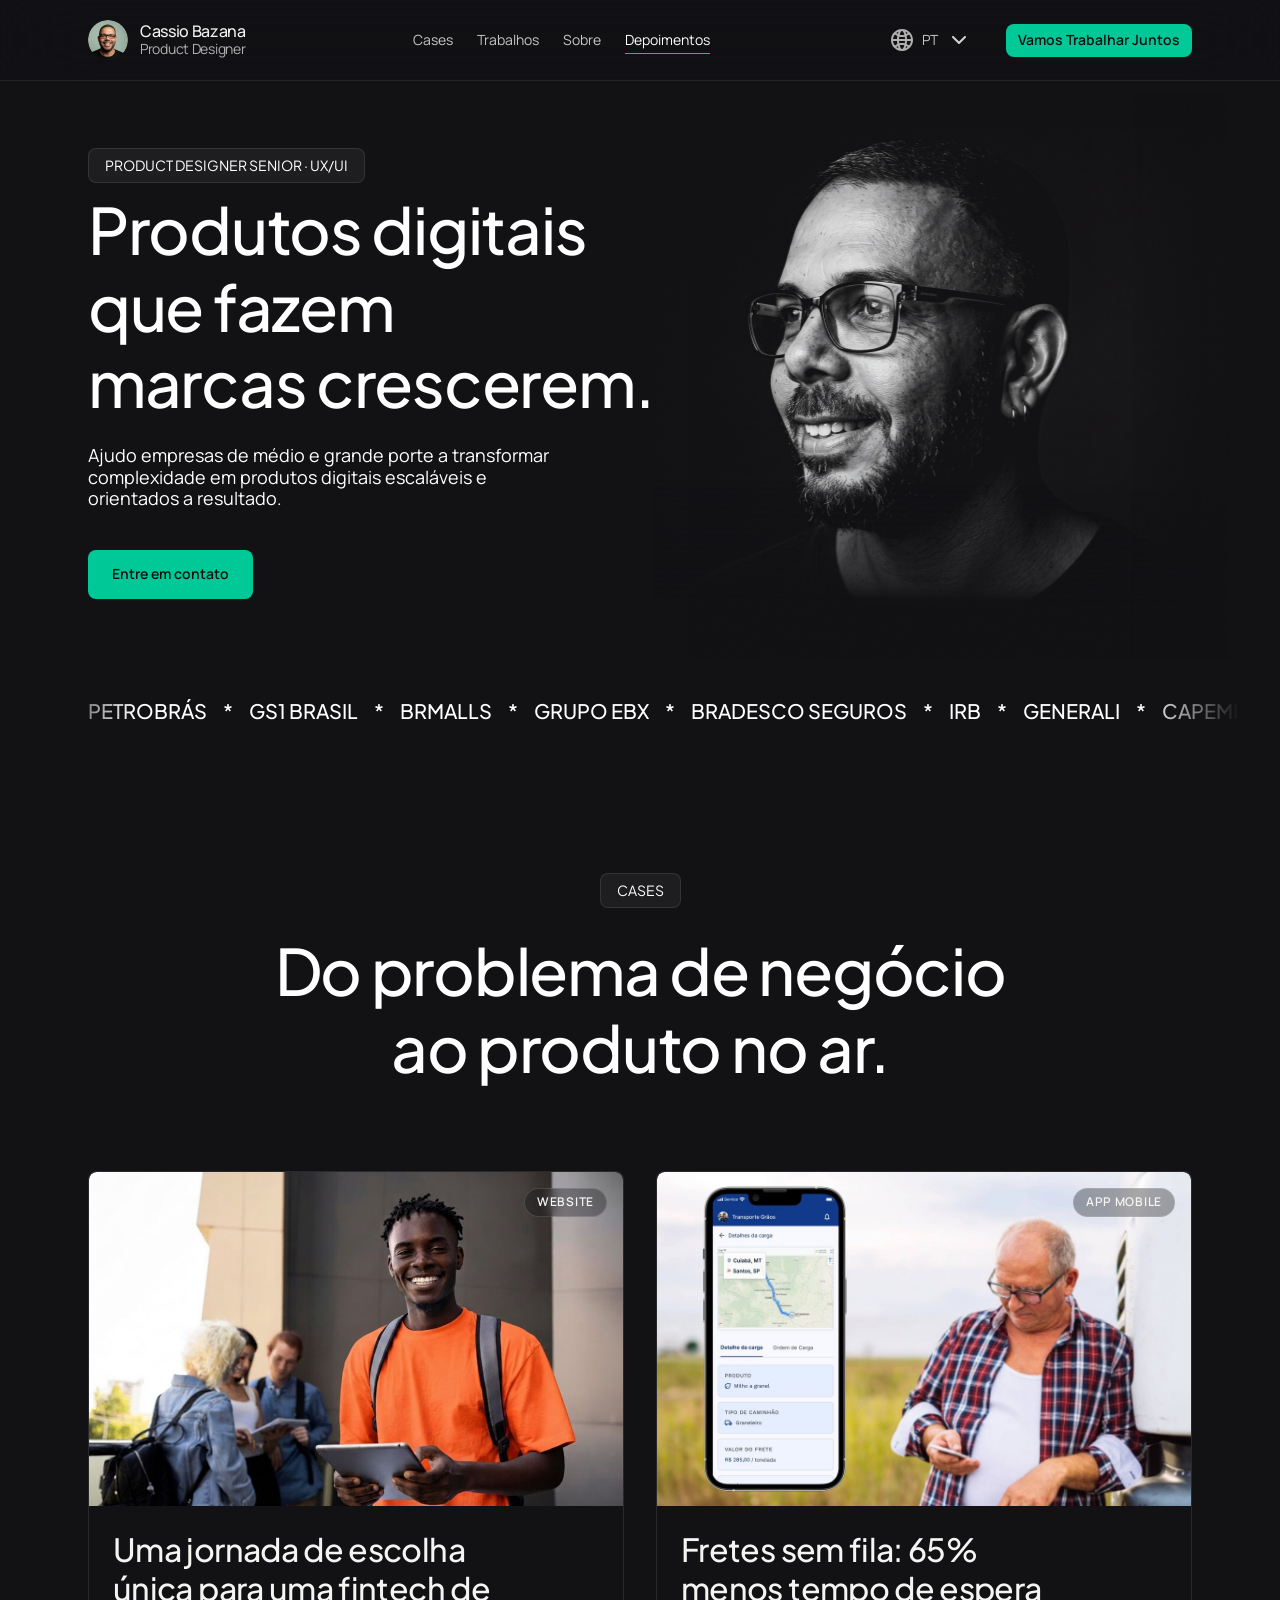
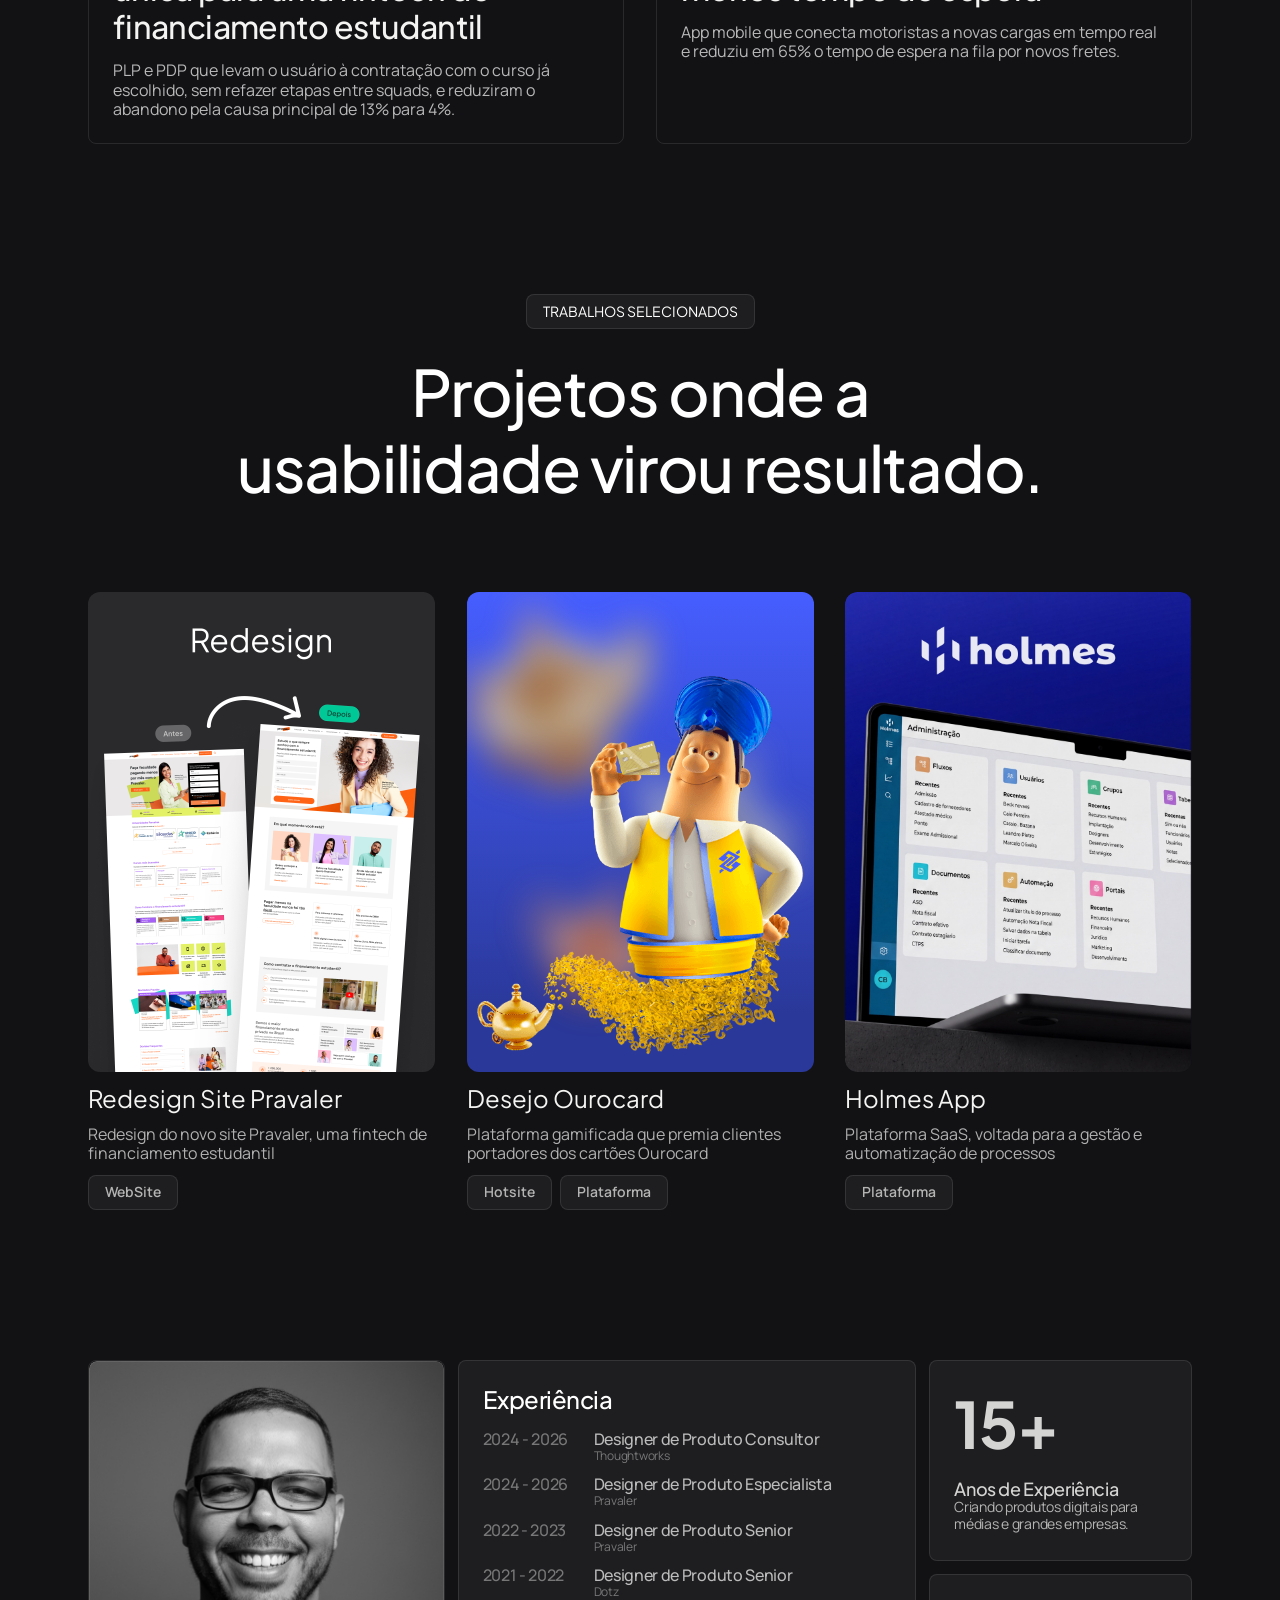
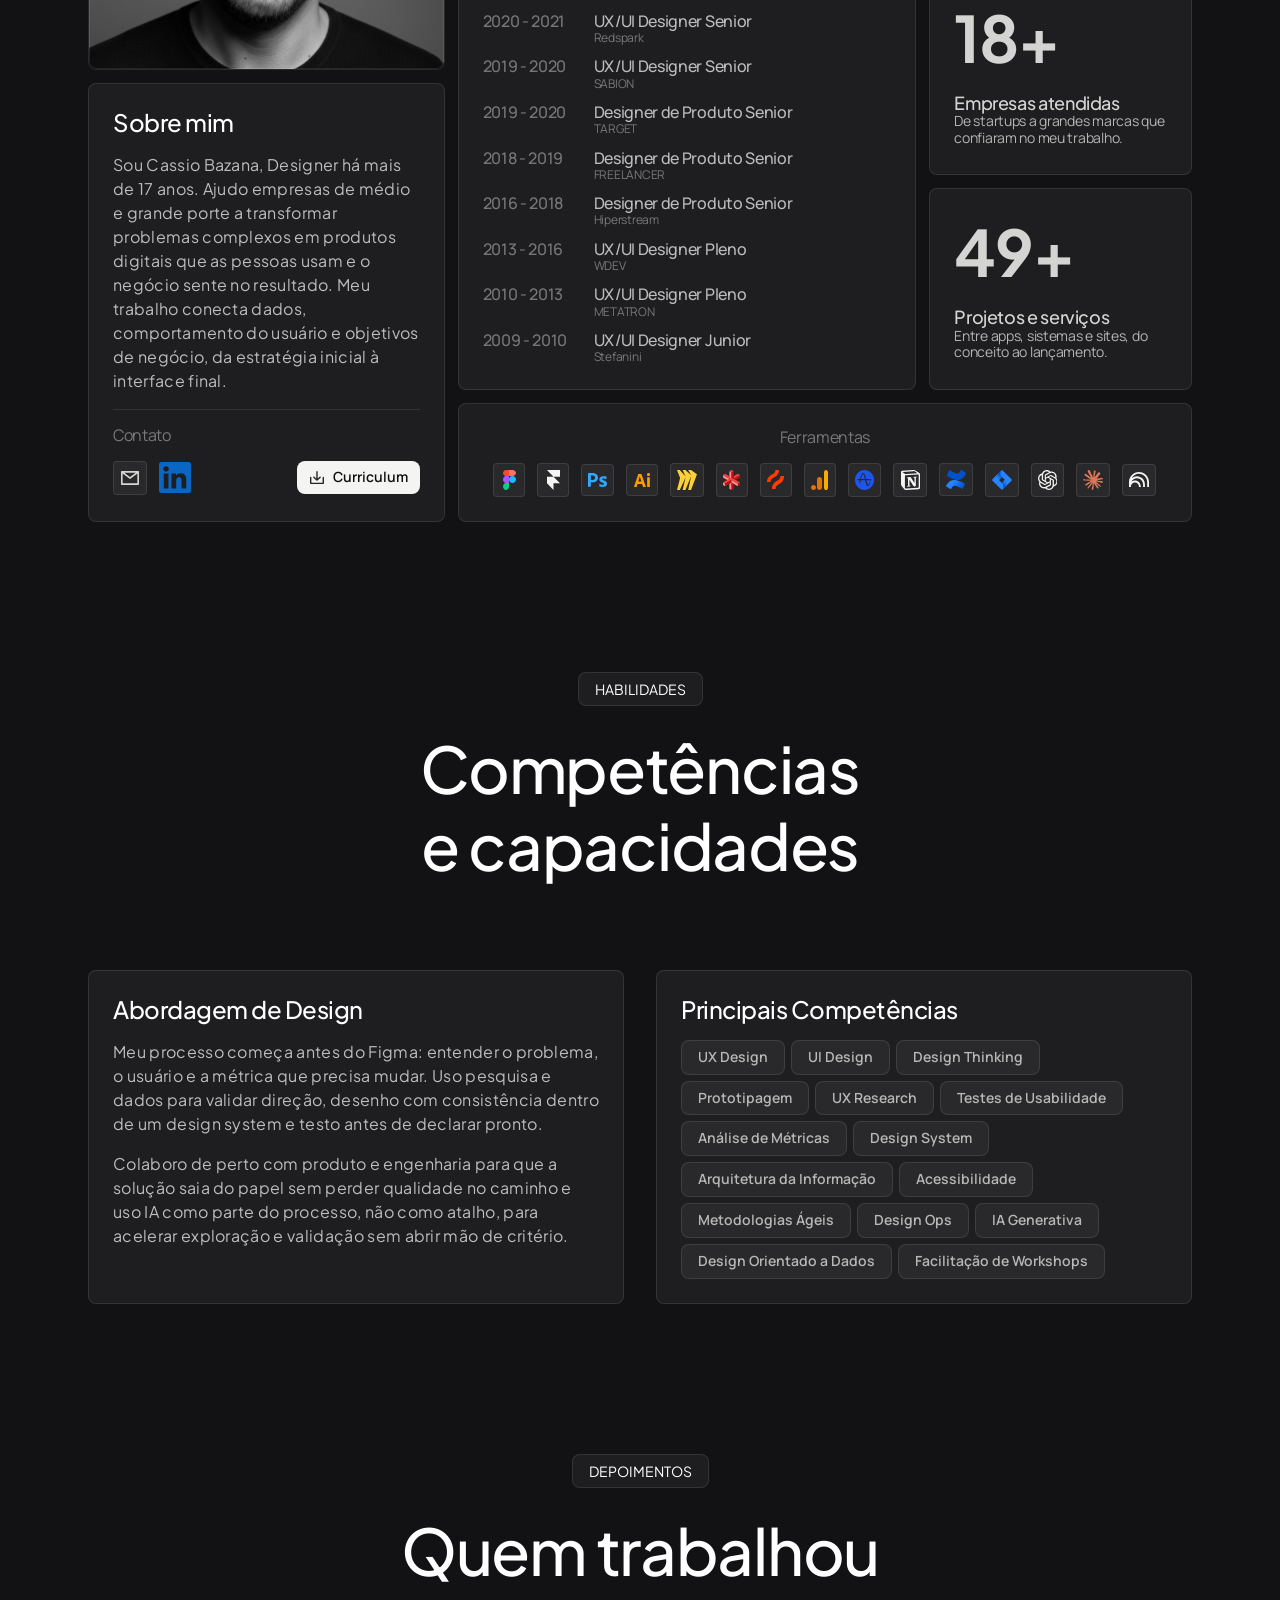
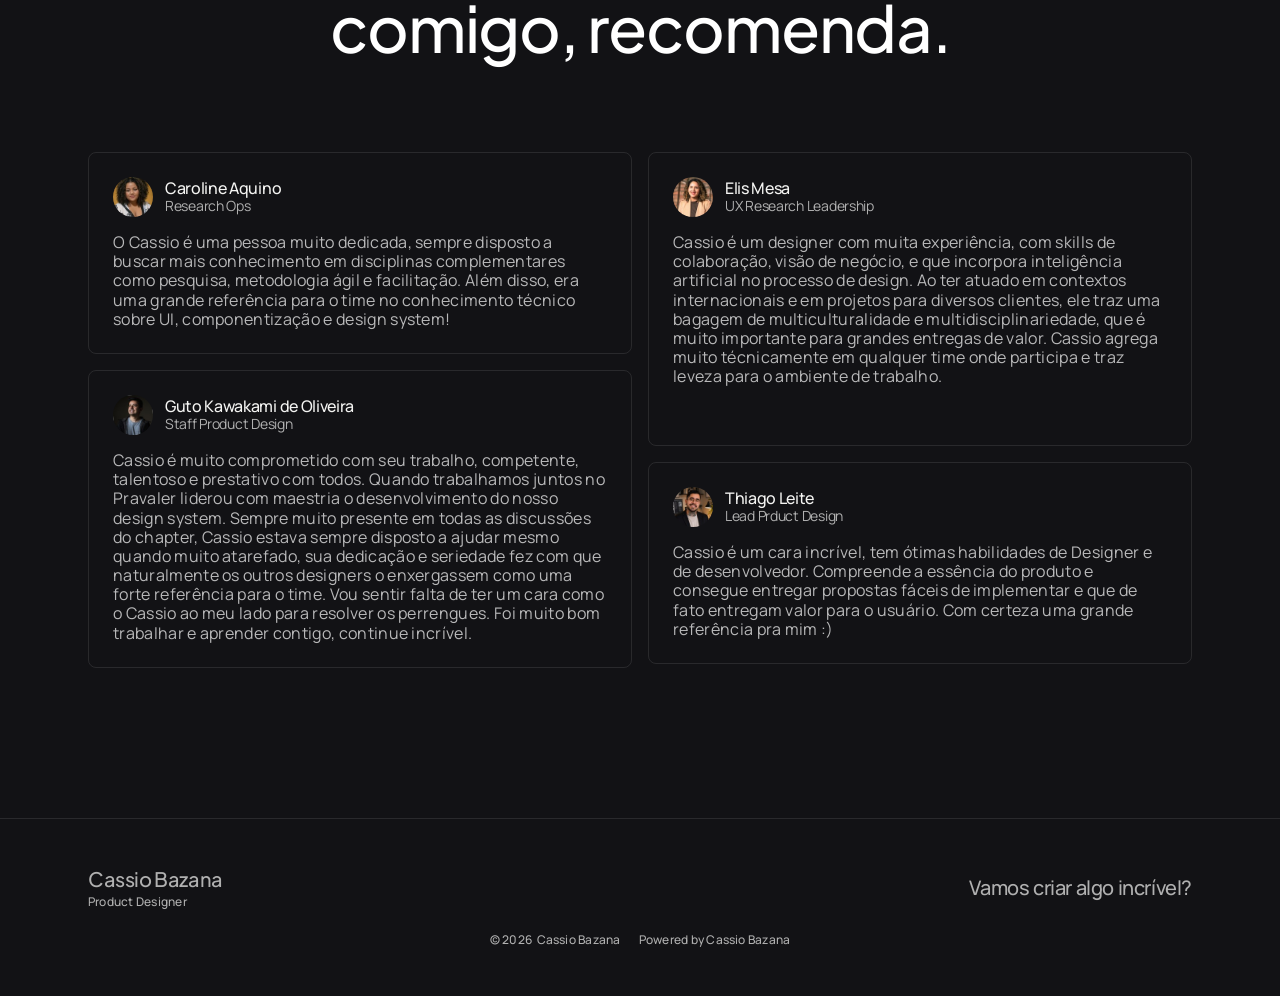
<file: index.html>
<!DOCTYPE html>
<html lang="pt-BR">
<head>
  <meta charset="UTF-8">
  <meta name="viewport" content="width=device-width, initial-scale=1.0">
  <title>Cassio Bazana — Product Designer</title>
  <meta name="description" content="Product Designer Senior · UX/UI. Ajudo empresas de médio e grande porte a transformar complexidade em produtos digitais escaláveis e orientados a resultado.">
  <meta property="og:type" content="website">
  <meta property="og:url" content="https://cassiobazana-portfolio.vercel.app/">
  <meta property="og:title" content="Cassio Bazana — Product Designer Sênior · UX/UI">
  <meta property="og:description" content="Ajudo empresas de médio e grande porte a transformar complexidade em produtos digitais escaláveis e orientados a resultado.">
  <meta property="og:image" content="https://cassiobazana-portfolio.vercel.app/assets/og-cover.jpg">
  <meta property="og:image:width" content="1200">
  <meta property="og:image:height" content="630">
  <meta name="twitter:card" content="summary_large_image">
  <meta name="twitter:title" content="Cassio Bazana — Product Designer Sênior · UX/UI">
  <meta name="twitter:description" content="Ajudo empresas de médio e grande porte a transformar complexidade em produtos digitais escaláveis e orientados a resultado.">
  <meta name="twitter:image" content="https://cassiobazana-portfolio.vercel.app/assets/og-cover.jpg">
  <link rel="preconnect" href="https://fonts.googleapis.com">
  <link rel="preconnect" href="https://fonts.gstatic.com" crossorigin>
  <link href="https://fonts.googleapis.com/css2?family=Manrope:wght@400;500;600;700&family=Plus+Jakarta+Sans:wght@400;500;600;700&display=swap" rel="stylesheet">
  <link rel="stylesheet" href="css/styles.css">
  <link rel="icon" type="image/png" href="assets/logo-avatar.png">
</head>
<body>

  <!-- ============ HEADER ============ -->
  <header class="site-header" id="site-header">
    <div class="header-inner">
      <a href="index.html" class="brand">
        <img class="brand-avatar" src="assets/logo-avatar.png" alt="Cassio Bazana" width="40" height="40">
        <span class="brand-text">
          <span class="brand-name">Cassio Bazana</span>
          <span class="brand-role">Product Designer</span>
        </span>
      </a>

      <nav class="main-nav" id="main-nav" aria-label="Navegação principal">
        <a class="nav-link" href="#cases">Cases</a>
        <a class="nav-link" href="#trabalhos">Trabalhos</a>
        <a class="nav-link" href="#sobre">Sobre</a>
        <a class="nav-link" href="#depoimentos">Depoimentos</a>
      </nav>

      <div class="header-actions">
        <div class="lang-wrap">
          <button class="lang-switch" id="lang-switch" type="button" aria-label="Idioma" aria-haspopup="listbox" aria-expanded="false">
            <span class="lang-icon icon-box" style="--w:24px;--h:24px;">
              <i class="ip" style="inset:4.17%;"><img src="assets/icon-earth.svg" alt=""></i>
            </span>
            <span class="lang-label" id="lang-label">PT</span>
            <span class="lang-chevron icon-box" style="--w:24px;--h:24px;">
              <i class="ip" style="inset:33.33% 18.75% 33.33% 22.92%;"><img src="assets/icon-chevron.svg" alt=""></i>
            </span>
          </button>
          <div class="lang-menu" id="lang-menu" role="listbox" aria-label="Idioma">
            <button class="lang-option" type="button" role="option" data-lang="pt">PT</button>
            <button class="lang-option" type="button" role="option" data-lang="en">ENG</button>
          </div>
        </div>
        <a class="btn btn-accent btn-sm" href="mailto:cbazana@gmail.com">Vamos Trabalhar Juntos</a>
        <button class="nav-toggle" id="nav-toggle" type="button" aria-label="Abrir menu" aria-expanded="false">
          <span></span><span></span><span></span>
        </button>
      </div>
    </div>
  </header>

  <!-- ============ HERO ============ -->
  <section class="hero">
    <div class="hero-media" aria-hidden="true">
      <img src="assets/hero.png" alt="">
    </div>
    <div class="hero-content container">
      <span class="badge reveal">PRODUCT DESIGNER SENIOR · UX/UI</span>
      <h1 class="hero-title reveal" data-reveal-delay="80">Produtos digitais que fazem<br>marcas crescerem.</h1>
      <p class="hero-lead reveal" data-reveal-delay="160">Ajudo empresas de médio e grande porte a transformar complexidade em produtos digitais escaláveis e orientados a resultado.</p>
      <a class="btn btn-accent reveal" data-reveal-delay="240" href="mailto:cbazana@gmail.com">Entre em contato</a>
    </div>
  </section>

  <!-- ============ CLIENTES / MARQUEE ============ -->
  <div class="marquee" aria-label="Empresas atendidas">
    <div class="marquee-track">
      <div class="marquee-group">
        <span>PETROBRÁS</span><span class="marquee-sep" aria-hidden="true">*</span><span>GS1 BRASIL</span><span class="marquee-sep" aria-hidden="true">*</span><span>BRMALLS</span><span class="marquee-sep" aria-hidden="true">*</span><span>GRUPO EBX</span><span class="marquee-sep" aria-hidden="true">*</span>
        <span>BRADESCO SEGUROS</span><span class="marquee-sep" aria-hidden="true">*</span><span>IRB</span><span class="marquee-sep" aria-hidden="true">*</span><span>GENERALI</span><span class="marquee-sep" aria-hidden="true">*</span><span>CAPEMISA</span><span class="marquee-sep" aria-hidden="true">*</span>
        <span>BUNGE</span><span class="marquee-sep" aria-hidden="true">*</span><span>HOLMES</span><span class="marquee-sep" aria-hidden="true">*</span><span>BANCO DO BRASIL</span><span class="marquee-sep" aria-hidden="true">*</span><span>PRAVALER</span><span class="marquee-sep" aria-hidden="true">*</span>
        <span>LATAM AIRLINES</span><span class="marquee-sep" aria-hidden="true">*</span><span>LATAM PASS</span><span class="marquee-sep" aria-hidden="true">*</span><span>V3RSO</span><span class="marquee-sep" aria-hidden="true">*</span><span>GRUPO COMOLATTI</span><span class="marquee-sep" aria-hidden="true">*</span>
        <span>THOUGHTWORKS</span>
      </div>
      <div class="marquee-group" aria-hidden="true">
        <span>PETROBRÁS</span><span class="marquee-sep">*</span><span>GS1 BRASIL</span><span class="marquee-sep">*</span><span>BRMALLS</span><span class="marquee-sep">*</span><span>GRUPO EBX</span><span class="marquee-sep">*</span>
        <span>BRADESCO SEGUROS</span><span class="marquee-sep">*</span><span>IRB</span><span class="marquee-sep">*</span><span>GENERALI</span><span class="marquee-sep">*</span><span>CAPEMISA</span><span class="marquee-sep">*</span>
        <span>BUNGE</span><span class="marquee-sep">*</span><span>HOLMES</span><span class="marquee-sep">*</span><span>BANCO DO BRASIL</span><span class="marquee-sep">*</span><span>PRAVALER</span><span class="marquee-sep">*</span>
        <span>LATAM AIRLINES</span><span class="marquee-sep">*</span><span>LATAM PASS</span><span class="marquee-sep">*</span><span>V3RSO</span><span class="marquee-sep">*</span><span>GRUPO COMOLATTI</span><span class="marquee-sep">*</span>
        <span>THOUGHTWORKS</span>
      </div>
    </div>
  </div>

  <!-- ============ CASES ============ -->
  <section class="section" id="cases">
    <div class="container">
      <div class="section-head reveal">
        <span class="badge">CASES</span>
        <h2 class="section-title">Do problema de negócio ao produto no ar.</h2>
      </div>

      <div class="case-list">
        <a class="case-card reveal" href="financiamento-estudantil.html">
          <div class="case-media">
            <img src="assets/financiamento-estudantil/thumb.jpg" alt="PLP e PDP de uma fintech de financiamento estudantil">
            <span class="case-category">Website</span>
          </div>
          <div class="case-body">
            <h3 class="case-title">Uma jornada de escolha única para uma fintech de financiamento estudantil</h3>
            <p class="case-desc">PLP e PDP que levam o usuário à contratação com o curso já escolhido, sem refazer etapas entre squads, e reduziram o abandono pela causa principal de 13% para 4%.</p>
          </div>
        </a>

        <a class="case-card reveal" href="fretes-sem-fila.html">
          <div class="case-media">
            <img src="assets/frete-carga/thumb.jpg" width="1200" height="712" loading="lazy" alt="Prévia das telas do app Fretes sem fila">
            <span class="case-category">App Mobile</span>
          </div>
          <div class="case-body">
            <h3 class="case-title">Fretes sem fila: 65% menos tempo de espera</h3>
            <p class="case-desc">App mobile que conecta motoristas a novas cargas em tempo real e reduziu em 65% o tempo de espera na fila por novos fretes.</p>
          </div>
        </a>
      </div>
    </div>
  </section>

  <!-- ============ TRABALHOS SELECIONADOS ============ -->
  <section class="section" id="trabalhos">
    <div class="container">
      <div class="section-head reveal">
        <span class="badge">TRABALHOS SELECIONADOS</span>
        <h2 class="section-title">Projetos onde a usabilidade virou resultado.</h2>
      </div>

      <div class="work-grid">
        <!-- OCULTO a pedido
        <article class="work-card reveal">
          <div class="work-media"><div class="work-ph">em breve</div></div>
          <h3 class="work-title">Super App ecommerce</h3>
          <p class="work-desc">Criação de um MVP de Super App ecommerce para uma empresa automotiva</p>
          <div class="tag-row">
            <span class="chip">APP</span>
            <span class="chip">Case</span>
          </div>
        </article>
        -->


        <a class="work-card reveal" href="redesign-pravaler.html" data-reveal-delay="80">
          <div class="work-media"><img src="assets/project-pravaler.png" alt="Redesign do site Pravaler"></div>
          <h3 class="work-title">Redesign Site Pravaler</h3>
          <p class="work-desc">Redesign do novo site Pravaler, uma fintech de financiamento estudantil</p>
          <div class="tag-row">
            <span class="chip">WebSite</span>
          </div>
        </a>

        <!-- OCULTO a pedido
        <a class="work-card reveal" href="jogo-pra-vida.html" data-reveal-delay="160">
          <div class="work-media"><img src="assets/project-jogopravida.png" alt="Plataforma Jogo pra Vida"></div>
          <h3 class="work-title">Jogo pra Vida</h3>
          <p class="work-desc">Plataforma gamificada que premia todos os clientes que possuem conta no BB</p>
          <div class="tag-row">
            <span class="chip">Hotsite</span>
            <span class="chip">Plataforma</span>
          </div>
        </a>
        -->

        <!-- OCULTO a pedido
        <article class="work-card reveal">
          <div class="work-media"><div class="work-ph">em breve</div></div>
          <h3 class="work-title">CodeMalta Site</h3>
          <p class="work-desc">Criação do site de transformação digital empresa CodeMalta</p>
          <div class="tag-row">
            <span class="chip">Website</span>
          </div>
        </article>
        -->

        <a class="work-card reveal" href="desejo-ourocard.html" data-reveal-delay="80">
          <div class="work-media work-media-ourocard">
            <img class="ourocard-lamps" src="assets/lampadas.png" alt="" aria-hidden="true">
            <img class="ourocard-genio" src="assets/genio-invertido.png" alt="Ilustração do gênio da campanha Desejo Ourocard">
          </div>
          <h3 class="work-title">Desejo Ourocard</h3>
          <p class="work-desc">Plataforma gamificada que premia clientes portadores dos cartões Ourocard</p>
          <div class="tag-row">
            <span class="chip">Hotsite</span>
            <span class="chip">Plataforma</span>
          </div>
        </a>

        <a class="work-card reveal" href="holmes.html" data-reveal-delay="160">
          <div class="work-media"><img src="assets/project-holmes.jpg" alt="Painel de administração do Holmes App"></div>
          <h3 class="work-title">Holmes App</h3>
          <p class="work-desc">Plataforma SaaS, voltada para a gestão e automatização de processos</p>
          <div class="tag-row">
            <span class="chip">Plataforma</span>
          </div>
        </a>
      </div>
    </div>
  </section>

  <!-- ============ SOBRE / BENTO ============ -->
  <section class="section" id="sobre">
    <div class="container">
      <div class="bento">
        <div class="bento-card bento-photo reveal">
          <img src="assets/sobre-photo.png" alt="Retrato de Cassio Bazana">
        </div>

        <div class="bento-card bento-exp reveal" data-reveal-delay="80">
          <h3 class="card-heading">Experiência</h3>
          <ul class="exp-list">
            <li class="exp-item"><span class="exp-years">2024 - 2026</span><span class="exp-info"><span class="exp-role">Designer de Produto Consultor</span><span class="exp-company">Thoughtworks</span></span></li>
            <li class="exp-item"><span class="exp-years">2024 - 2026</span><span class="exp-info"><span class="exp-role">Designer de Produto Especialista</span><span class="exp-company">Pravaler</span></span></li>
            <li class="exp-item"><span class="exp-years">2022 - 2023</span><span class="exp-info"><span class="exp-role">Designer de Produto Senior</span><span class="exp-company">Pravaler</span></span></li>
            <li class="exp-item"><span class="exp-years">2021 - 2022</span><span class="exp-info"><span class="exp-role">Designer de Produto Senior</span><span class="exp-company">Dotz</span></span></li>
            <li class="exp-item"><span class="exp-years">2020 - 2021</span><span class="exp-info"><span class="exp-role">UX/UI Designer Senior</span><span class="exp-company">Redspark</span></span></li>
            <li class="exp-item"><span class="exp-years">2019 - 2020</span><span class="exp-info"><span class="exp-role">UX/UI Designer Senior</span><span class="exp-company">SABION</span></span></li>
            <li class="exp-item"><span class="exp-years">2019 - 2020</span><span class="exp-info"><span class="exp-role">Designer de Produto Senior</span><span class="exp-company">TARGET</span></span></li>
            <li class="exp-item"><span class="exp-years">2018 - 2019</span><span class="exp-info"><span class="exp-role">Designer de Produto Senior</span><span class="exp-company">FREELANCER</span></span></li>
            <li class="exp-item"><span class="exp-years">2016 - 2018</span><span class="exp-info"><span class="exp-role">Designer de Produto Senior</span><span class="exp-company">Hiperstream</span></span></li>
            <li class="exp-item"><span class="exp-years">2013 - 2016</span><span class="exp-info"><span class="exp-role">UX/UI Designer Pleno</span><span class="exp-company">WDEV</span></span></li>
            <li class="exp-item"><span class="exp-years">2010 - 2013</span><span class="exp-info"><span class="exp-role">UX/UI Designer Pleno</span><span class="exp-company">METATRON</span></span></li>
            <li class="exp-item"><span class="exp-years">2009 - 2010</span><span class="exp-info"><span class="exp-role">UX/UI Designer Junior</span><span class="exp-company">Stefanini</span></span></li>
          </ul>
        </div>

        <div class="bento-stats">
          <div class="bento-card stat-card reveal" data-reveal-delay="120">
            <p class="stat-number" data-count="17">17+</p>
            <div class="stat-text">
              <p class="stat-title">Anos de Experiência</p>
              <p class="stat-desc">Criando produtos digitais para médias e grandes empresas.</p>
            </div>
          </div>
          <div class="bento-card stat-card reveal" data-reveal-delay="200">
            <p class="stat-number" data-count="20">20+</p>
            <div class="stat-text">
              <p class="stat-title">Empresas atendidas</p>
              <p class="stat-desc">De startups a grandes marcas que confiaram no meu trabalho.</p>
            </div>
          </div>
          <div class="bento-card stat-card reveal" data-reveal-delay="280">
            <p class="stat-number" data-count="55">55+</p>
            <div class="stat-text">
              <p class="stat-title">Projetos e serviços</p>
              <p class="stat-desc">Entre apps, sistemas e sites, do conceito ao lançamento.</p>
            </div>
          </div>
        </div>

        <div class="bento-card bento-about reveal">
          <h3 class="card-heading">Sobre mim</h3>
          <p class="about-text">Sou Cassio Bazana, Designer há mais de 17 anos. Ajudo empresas de médio e grande porte a transformar problemas complexos em produtos digitais que as pessoas usam e o negócio sente no resultado. Meu trabalho conecta dados, comportamento do usuário e objetivos de negócio, da estratégia inicial à interface final.</p>
          <hr class="hairline">
          <p class="card-label">Contato</p>
          <div class="contact-row">
            <div class="contact-icons">
              <a class="icon-tile" id="email-copy" href="mailto:cbazana@gmail.com" data-email="cbazana@gmail.com" aria-label="Copiar e-mail">
                <span class="icon-box" style="--w:20px;--h:20px;">
                  <i class="ip" style="inset:14.58% 4.17%;"><img src="assets/icon-mail.svg" alt=""></i>
                </span>
                <span class="copy-tip">E-mail copiado!</span>
              </a>
              <a class="linkedin-link" href="https://www.linkedin.com/in/cassiobazana" target="_blank" rel="noopener" aria-label="Perfil no LinkedIn">
                <span class="icon-box" style="--w:32px;--h:31.5px;">
                  <i class="ip" style="inset:0 0.5% 0.33% 1.33%;"><img src="assets/icon-linkedin.svg" alt=""></i>
                </span>
              </a>
            </div>
            <a class="btn btn-light btn-sm" id="cv-link" href="assets/cv/cv-cassio-bazana.pdf" target="_blank" rel="noopener" data-href-pt="assets/cv/cv-cassio-bazana.pdf" data-href-en="assets/cv/resume-cassio-bazana.pdf">
              <span class="icon-box" style="--w:16px;--h:16px;">
                <i class="ip" style="inset:8.33%;"><img src="assets/icon-download.svg" alt=""></i>
              </span>
              Curriculum
            </a>
          </div>
        </div>

        <div class="bento-card bento-tools reveal" data-reveal-delay="120">
          <p class="card-label">Ferramentas</p>
          <div class="tools-row">
            <span class="icon-tile" title="Figma">
              <span class="icon-box" style="--w:13.33px;--h:20px;">
                <i class="ip" style="inset:33.33% 0 33.33% 50%;"><img src="assets/figma-v1.svg" alt=""></i>
                <i class="ip" style="inset:66.67% 50% 0 0;"><img src="assets/figma-v2.svg" alt=""></i>
                <i class="ip" style="inset:0 0 66.67% 50%;"><img src="assets/figma-v3.svg" alt=""></i>
                <i class="ip" style="inset:0 50% 66.67% 0;"><img src="assets/figma-v4.svg" alt=""></i>
                <i class="ip" style="inset:33.33% 50% 33.33% 0;"><img src="assets/figma-v5.svg" alt=""></i>
              </span>
            </span>
            <span class="icon-tile" title="Framer">
              <span class="icon-box" style="--w:13.33px;--h:20px;">
                <i class="ip" style="inset:0;"><img src="assets/framer-logo.svg" alt=""></i>
              </span>
            </span>
            <span class="icon-tile" title="Photoshop">
              <span class="icon-box" style="--w:18.7px;--h:14px;">
                <i class="ip" style="inset:0;"><img src="assets/ps-glyph.svg" alt=""></i>
              </span>
            </span>
            <span class="icon-tile" title="Illustrator">
              <span class="icon-box" style="--w:16.4px;--h:14px;">
                <i class="ip" style="inset:0;"><img src="assets/ai-glyph.svg" alt=""></i>
              </span>
            </span>
            <span class="icon-tile" title="Miro">
              <span class="icon-box" style="--w:20px;--h:20px;">
                <i class="ip" style="inset:0;"><img src="assets/miro-logo.svg" alt=""></i>
              </span>
            </span>
            <span class="icon-tile" title="Lucidspark">
              <span class="icon-box" style="--w:17.07px;--h:20px;">
                <i class="ip" style="inset:0;"><img src="assets/lucidspark.svg" alt=""></i>
              </span>
            </span>
            <span class="icon-tile" title="Hotjar">
              <span class="icon-box" style="--w:17.9px;--h:20px;">
                <i class="ip" style="inset:0.14% 31.38% 37.7% 0;"><img src="assets/hotjar-v1.svg" alt=""></i>
                <i class="ip" style="inset:33.61% 4.66% 4.23% 26.72%;"><img src="assets/hotjar-v2.svg" alt=""></i>
              </span>
            </span>
            <span class="icon-tile" title="Google Analytics">
              <span class="icon-box" style="--w:17.37px;--h:20px;">
                <i class="ip" style="inset:0 0.61% 0.06% 71.93%;"><img src="assets/ga-v1.svg" alt=""></i>
                <i class="ip" style="inset:38.05% 36.57% 0.06% 35.96%;"><img src="assets/ga-v2.svg" alt=""></i>
                <i class="ip" style="inset:76.09% 72.54% 0.06% 0;"><img src="assets/ga-v3.svg" alt=""></i>
              </span>
            </span>
            <span class="icon-tile" title="Amplitude">
              <span class="icon-box" style="--w:19.2px;--h:20px;">
                <i class="ip" style="inset:21.8% 48.6% 55.26% 32.92%;"><img src="assets/amplitude-v1.svg" alt=""></i>
                <i class="ip" style="inset:0 0.58% 0.69% 0;"><img src="assets/amplitude-v2.svg" alt=""></i>
              </span>
            </span>
            <span class="icon-tile" title="Notion">
              <span class="icon-box" style="--w:20px;--h:20px;">
                <i class="ip" style="inset:0.35% 2.28% 0.16% 2.28%;"><img src="assets/notion.svg" alt=""></i>
              </span>
            </span>
            <span class="icon-tile" title="Confluence">
              <span class="icon-box" style="--w:20px;--h:19.06px;">
                <i class="ip" style="inset:50.27% 4.38% 0.3% 1.49%;"><img src="assets/confluence-v1.svg" alt=""></i>
                <i class="ip" style="inset:0.7% 0.31% 49.8% 5.49%;"><img src="assets/confluence-v2.svg" alt=""></i>
              </span>
            </span>
            <span class="icon-tile" title="Jira">
              <span class="icon-box" style="--w:19.55px;--h:20px;">
                <i class="ip" style="inset:0.04% 0.37% 0.04% 0.74%;"><img src="assets/jira-v1.svg" alt=""></i>
                <i class="ip" style="inset:0.16% 49.82% 49.93% 17%;"><img src="assets/jira-v2.svg" alt=""></i>
                <i class="ip" style="inset:49.96% 16.66% 0.04% 50.18%;"><img src="assets/jira-v3.svg" alt=""></i>
              </span>
            </span>
            <span class="icon-tile" title="OpenAI">
              <span class="icon-box icon-clip" style="--w:19.86px;--h:20px;">
                <i class="ip" style="inset:0 -309.22% 0 0;"><img src="assets/openai.svg" alt=""></i>
              </span>
            </span>
            <span class="icon-tile" title="Claude">
              <span class="icon-box" style="--w:20px;--h:20px;">
                <i class="ip" style="inset:0;"><img src="assets/symbol-ai.svg" alt=""></i>
              </span>
            </span>
            <span class="icon-tile" title="NotebookLM">
              <span class="icon-box" style="--w:20px;--h:15px;">
                <i class="ip" style="inset:0.85% 1.86% 3.2% 0;"><img src="assets/notebooklm.svg" alt=""></i>
              </span>
            </span>
          </div>
        </div>
      </div>
    </div>
  </section>

  <!-- ============ HABILIDADES ============ -->
  <section class="section" id="habilidades">
    <div class="container">
      <div class="section-head reveal">
        <span class="badge">HABILIDADES</span>
        <h2 class="section-title">Competências e capacidades</h2>
      </div>

      <div class="skills-grid">
        <div class="bento-card skills-card reveal">
          <h3 class="card-heading">Abordagem de Design</h3>
          <p class="about-text">Meu processo começa antes do Figma: entender o problema, o usuário e a métrica que precisa mudar. Uso pesquisa e dados para validar direção, desenho com consistência dentro de um design system e testo antes de declarar pronto.</p>
          <p class="about-text">Colaboro de perto com produto e engenharia para que a solução saia do papel sem perder qualidade no caminho e uso IA como parte do processo, não como atalho, para acelerar exploração e validação sem abrir mão de critério.</p>
        </div>

        <div class="bento-card skills-card reveal" data-reveal-delay="80">
          <h3 class="card-heading">Principais Competências</h3>
          <div class="tag-row skills-chips">
            <span class="chip">UX Design</span>
            <span class="chip">UI Design</span>
            <span class="chip">Design Thinking</span>
            <span class="chip">Prototipagem</span>
            <span class="chip">UX Research</span>
            <span class="chip">Testes de Usabilidade</span>
            <span class="chip">Análise de Métricas</span>
            <span class="chip">Design System</span>
            <span class="chip">Arquitetura da Informação</span>
            <span class="chip">Acessibilidade</span>
            <span class="chip">Metodologias Ágeis</span>
            <span class="chip">Design Ops</span>
            <span class="chip">IA Generativa</span>
            <span class="chip">Design Orientado a Dados</span>
            <span class="chip">Facilitação de Workshops</span>
          </div>
        </div>
      </div>
    </div>
  </section>

  <!-- ============ DEPOIMENTOS ============ -->
  <section class="section" id="depoimentos">
    <div class="container">
      <div class="section-head reveal">
        <span class="badge">DEPOIMENTOS</span>
        <h2 class="section-title">Quem trabalhou comigo, recomenda.</h2>
      </div>

      <div class="testimonials">
        <div class="testimonial-col">
          <article class="testimonial-card t-short reveal">
            <div class="testimonial-author">
              <img class="testimonial-avatar" src="assets/avatar-caroline.png" alt="Caroline Aquino">
              <div class="testimonial-id">
                <p class="testimonial-name">Caroline Aquino</p>
                <p class="testimonial-role">Research Ops</p>
              </div>
            </div>
            <p class="testimonial-text">O Cassio é uma pessoa muito dedicada, sempre disposto a buscar mais conhecimento em disciplinas complementares como pesquisa, metodologia ágil e facilitação. Além disso, era uma grande referência para o time no conhecimento técnico sobre UI, componentização e design system!</p>
          </article>

          <article class="testimonial-card t-tall reveal" data-reveal-delay="80">
            <div class="testimonial-author">
              <img class="testimonial-avatar" src="assets/avatar-guto.png" alt="Guto Kawakami de Oliveira">
              <div class="testimonial-id">
                <p class="testimonial-name">Guto Kawakami de Oliveira</p>
                <p class="testimonial-role">Staff Product Design</p>
              </div>
            </div>
            <p class="testimonial-text">Cassio é muito comprometido com seu trabalho, competente, talentoso e prestativo com todos. Quando trabalhamos juntos no Pravaler liderou com maestria o desenvolvimento do nosso design system. Sempre muito presente em todas as discussões do chapter, Cassio estava sempre disposto a ajudar mesmo quando muito atarefado, sua dedicação e seriedade fez com que naturalmente os outros designers o enxergassem como uma forte referência para o time. Vou sentir falta de ter um cara como o Cassio ao meu lado para resolver os perrengues. Foi muito bom trabalhar e aprender contigo, continue incrível.</p>
          </article>
        </div>

        <div class="testimonial-col">
          <article class="testimonial-card t-tall reveal" data-reveal-delay="120">
            <div class="testimonial-author">
              <img class="testimonial-avatar" src="assets/avatar-alice.png" alt="Elis Mesa">
              <div class="testimonial-id">
                <p class="testimonial-name">Elis Mesa</p>
                <p class="testimonial-role">UX Research Leadership</p>
              </div>
            </div>
            <p class="testimonial-text">Cassio é um designer com muita experiência, com skills de colaboração, visão de negócio, e que incorpora inteligência artificial no processo de design. Ao ter atuado em contextos internacionais e em projetos para diversos clientes, ele traz uma bagagem de multiculturalidade e multidisciplinariedade, que é muito importante para grandes entregas de valor. Cassio agrega muito técnicamente em qualquer time onde participa e traz leveza para o ambiente de trabalho.</p>
          </article>

          <article class="testimonial-card t-short reveal" data-reveal-delay="200">
            <div class="testimonial-author">
              <img class="testimonial-avatar" src="assets/avatar-thiago.png" alt="Thiago Leite">
              <div class="testimonial-id">
                <p class="testimonial-name">Thiago Leite</p>
                <p class="testimonial-role">Lead Prduct Design</p>
              </div>
            </div>
            <p class="testimonial-text">Cassio é um cara incrível, tem ótimas habilidades de Designer e de desenvolvedor. Compreende a essência do produto e consegue entregar propostas fáceis de implementar e que de fato entregam valor para o usuário. Com certeza uma grande referência pra mim :)</p>
          </article>
        </div>
      </div>
    </div>
  </section>

  <!-- ============ FOOTER ============ -->
  <footer class="site-footer">
    <div class="footer-shell">
      <div class="footer-top footer-row">
        <div class="footer-brand">
          <p class="footer-name">Cassio Bazana</p>
          <p class="footer-role">Product Designer</p>
        </div>
        <p class="footer-cta">Vamos criar algo incrível?</p>
      </div>
      <div class="footer-bottom footer-row">
        <p>© 2026&nbsp; Cassio Bazana</p>
        <p>Powered by Cassio Bazana</p>
      </div>
    </div>
  </footer>

  <script src="js/main.js"></script>
</body>
</html>
</file>
<file: css/styles.css>
/* ==========================================================================
   Bazana Digital — Cassio Bazana · Product Designer
   Design tokens do Figma (frame Desktop 476:7)
   ========================================================================== */

:root {
  --bg: #121215;
  --ink: #f4f4f2;
  --ink-85: rgba(244, 244, 242, 0.85);
  --ink-80: rgba(244, 244, 242, 0.8);
  --ink-70: rgba(244, 244, 242, 0.7);
  --white-70: rgba(255, 255, 255, 0.7);
  --white-40: rgba(255, 255, 255, 0.4);
  --accent: #00c896;
  --accent-soft: rgba(0, 200, 150, 0.2);
  --surface: rgba(244, 244, 242, 0.05);
  --surface-hover: rgba(244, 244, 242, 0.09);
  --border: rgba(244, 244, 242, 0.1);
  --border-header: rgba(244, 244, 242, 0.08);
  --btn-ink: #0f0f0f;

  --font-display: "Plus Jakarta Sans", sans-serif;
  --font-body: "Manrope", sans-serif;

  --radius: 8px;
  --radius-lg: 12px;
  --container: 1200px;
  --gutter: 48px;

  --ease-out: cubic-bezier(0.22, 1, 0.36, 1);
}

* { margin: 0; padding: 0; box-sizing: border-box; }

html { scroll-behavior: smooth; }

body {
  background: var(--bg);
  color: #fff;
  font-family: var(--font-body);
  font-size: 16px;
  line-height: 1.2;
  -webkit-font-smoothing: antialiased;
  overflow-x: hidden;
}

img { display: block; max-width: 100%; }
a { color: inherit; text-decoration: none; }
ul { list-style: none; }
button { font: inherit; color: inherit; background: none; border: 0; cursor: pointer; }

.container {
  max-width: var(--container);
  margin-inline: auto;
  padding-inline: var(--gutter);
}

/* ---------- Componentes base ---------- */

.badge {
  display: inline-flex;
  align-items: center;
  justify-content: center;
  padding: 8px 16px;
  border-radius: var(--radius);
  background: var(--surface);
  border: 1px solid var(--border);
  font-family: var(--font-display);
  font-size: 14px;
  color: #fff;
  white-space: nowrap;
  transition: background 0.3s var(--ease-out), border-color 0.3s var(--ease-out);
}

.badge-accent {
  background: var(--accent-soft);
  color: var(--accent);
  letter-spacing: 0.28px;
}

.chip {
  display: inline-flex;
  align-items: center;
  justify-content: center;
  padding: 8px 16px;
  border-radius: var(--radius);
  background: var(--surface);
  border: 1px solid var(--border);
  font-family: var(--font-body);
  font-weight: 600;
  font-size: 14px;
  color: var(--ink-70);
  white-space: nowrap;
  transition: background 0.3s var(--ease-out), color 0.3s var(--ease-out);
}

.tag-row { display: flex; gap: 8px; align-items: center; flex-wrap: wrap; }

.btn {
  display: inline-flex;
  align-items: center;
  justify-content: center;
  gap: 8px;
  border-radius: var(--radius);
  font-family: var(--font-body);
  font-weight: 600;
  font-size: 14px;
  line-height: 1.2;
  white-space: nowrap;
  transition: transform 0.3s var(--ease-out), box-shadow 0.3s var(--ease-out), background 0.3s var(--ease-out);
  will-change: transform;
}

.btn:hover { transform: translateY(-2px); }
.btn:active { transform: translateY(0); transition-duration: 0.1s; }

.btn-light {
  background: var(--ink);
  color: var(--btn-ink);
  padding: 8px 12px;
}
.btn-light:hover { box-shadow: 0 8px 24px rgba(244, 244, 242, 0.15); }

.btn-accent {
  background: var(--accent);
  color: var(--btn-ink);
  padding: 16px 24px;
}
.btn-accent:hover { box-shadow: 0 8px 32px rgba(0, 200, 150, 0.35); }

.btn-sm { padding: 8px 12px; }

.hairline { border: 0; border-top: 0.5px solid var(--border); width: 100%; }

.card-heading {
  font-family: var(--font-display);
  font-weight: 500;
  font-size: 24px;
  letter-spacing: -0.48px;
  color: #fff;
}

.card-label {
  font-size: 16px;
  color: var(--white-40);
  letter-spacing: -0.32px;
}

/* Composição de ícones exportados do Figma:
   cada parte (.ip) é posicionada pelo inset inline e a img preenche a área */
.icon-box {
  position: relative;
  display: block;
  width: var(--w);
  height: var(--h);
  flex-shrink: 0;
}
.icon-box .ip { position: absolute; display: block; }
.icon-box .ip img { width: 100%; height: 100%; max-width: none; display: block; }

.icon-clip { overflow: hidden; }

.icon-tile {
  position: relative;
  display: inline-flex;
  align-items: center;
  justify-content: center;
  padding: 6px;
  min-width: 32px;
  min-height: 32px;
  border-radius: 4px;
  background: var(--surface);
  border: 1px solid var(--border);
  transition: background 0.3s var(--ease-out), transform 0.3s var(--ease-out), border-color 0.3s var(--ease-out);
}

/* feedback de e-mail copiado */
.copy-tip {
  position: absolute;
  bottom: calc(100% + 10px);
  left: 50%;
  transform: translateX(-50%) translateY(4px);
  padding: 6px 10px;
  border-radius: 6px;
  background: #1e1e23;
  border: 1px solid var(--border);
  font-size: 12px;
  color: var(--ink);
  white-space: nowrap;
  opacity: 0;
  pointer-events: none;
  transition: opacity 0.3s var(--ease-out), transform 0.3s var(--ease-out);
  z-index: 10;
}

.icon-tile.copied { background: var(--accent-soft); border-color: var(--accent); }
.icon-tile.copied .copy-tip { opacity: 1; transform: translateX(-50%) translateY(0); }
.icon-tile.copied .icon-box { animation: copiedPop 0.35s var(--ease-out); }

@keyframes copiedPop {
  0% { transform: scale(1); }
  40% { transform: scale(1.25); }
  100% { transform: scale(1); }
}
.icon-tile:hover { background: var(--surface-hover); transform: translateY(-3px); border-color: rgba(244, 244, 242, 0.25); }

.icon-plain {
  display: inline-flex;
  align-items: center;
  justify-content: center;
  transition: transform 0.3s var(--ease-out);
}
.icon-plain:hover { transform: translateY(-3px); }

/* ---------- Header ---------- */

.site-header {
  position: fixed;
  inset: 0 0 auto 0;
  z-index: 100;
  backdrop-filter: blur(40px);
  -webkit-backdrop-filter: blur(40px);
  background: rgba(18, 18, 21, 0.25);
  border-bottom: 1px solid var(--border-header);
  transition: background 0.4s var(--ease-out);
}

.site-header.is-scrolled { background: rgba(18, 18, 21, 0.75); }

.header-inner {
  max-width: var(--container);
  margin-inline: auto;
  padding: 20px var(--gutter);
  display: flex;
  align-items: center;
  justify-content: space-between;
  gap: 16px;
}

.brand { display: flex; align-items: center; gap: 12px; }

.brand-avatar {
  width: 40px;
  height: 40px;
  border-radius: 50%;
  transition: transform 0.4s var(--ease-out);
}
.brand:hover .brand-avatar { transform: rotate(-8deg) scale(1.05); }

.brand-text { display: flex; flex-direction: column; }
.brand-name { font-weight: 500; font-size: 16px; letter-spacing: -0.32px; color: var(--ink); }
.brand-role { font-size: 14px; letter-spacing: -0.28px; color: var(--ink-70); }

.main-nav { display: flex; align-items: center; }

.nav-link {
  position: relative;
  padding: 8px 12px;
  font-size: 14px;
  color: var(--ink-80);
  transition: color 0.3s var(--ease-out);
}

.nav-link::after {
  content: "";
  position: absolute;
  left: 12px;
  right: 12px;
  bottom: 2px;
  height: 1px;
  background: var(--accent);
  transform: scaleX(0);
  transform-origin: left;
  transition: transform 0.35s var(--ease-out);
}

.nav-link:hover { color: #fff; }
.nav-link:hover::after, .nav-link.is-active::after { transform: scaleX(1); }
.nav-link.is-active { color: #fff; }

.header-actions { display: flex; align-items: center; gap: 24px; }

.lang-switch {
  display: flex;
  align-items: center;
  gap: 8px;
  padding: 8px 12px;
  font-size: 14px;
  color: var(--ink-80);
  border-radius: var(--radius);
  transition: background 0.3s var(--ease-out);
}
.lang-switch:hover { background: var(--surface); }
.lang-chevron { transform: scaleY(-1); transition: transform 0.3s var(--ease-out); }
.lang-switch:hover .lang-chevron { transform: scaleY(-1) translateY(-2px); }
.lang-switch[aria-expanded="true"] .lang-chevron { transform: none; }

.lang-wrap { position: relative; }

.lang-menu {
  position: absolute;
  top: calc(100% + 8px);
  right: 0;
  min-width: 92px;
  display: none;
  flex-direction: column;
  gap: 2px;
  padding: 6px;
  background: rgba(18, 18, 21, 0.96);
  backdrop-filter: blur(24px);
  -webkit-backdrop-filter: blur(24px);
  border: 1px solid var(--border);
  border-radius: var(--radius);
  z-index: 120;
}

.lang-menu.open { display: flex; animation: langIn 0.25s var(--ease-out); }

@keyframes langIn {
  from { opacity: 0; transform: translateY(-6px); }
  to { opacity: 1; transform: none; }
}

.lang-option {
  padding: 8px 12px;
  border-radius: 6px;
  text-align: left;
  font-size: 14px;
  color: var(--ink-80);
  transition: background 0.2s var(--ease-out), color 0.2s var(--ease-out);
}

.lang-option:hover { background: var(--surface); color: #fff; }
.lang-option.active { background: var(--surface); color: #fff; }

.nav-toggle {
  display: none;
  flex-direction: column;
  justify-content: center;
  gap: 5px;
  width: 40px;
  height: 40px;
  padding: 8px;
}
.nav-toggle span {
  display: block;
  height: 2px;
  border-radius: 2px;
  background: var(--ink);
  transition: transform 0.3s var(--ease-out), opacity 0.3s var(--ease-out);
}
.nav-toggle[aria-expanded="true"] span:nth-child(1) { transform: translateY(7px) rotate(45deg); }
.nav-toggle[aria-expanded="true"] span:nth-child(2) { opacity: 0; }
.nav-toggle[aria-expanded="true"] span:nth-child(3) { transform: translateY(-7px) rotate(-45deg); }

/* ---------- Hero ---------- */

.hero {
  position: relative;
  min-height: 699px;
  display: flex;
  align-items: flex-start;
  overflow: hidden;
}

.hero-media {
  position: absolute;
  top: 91px;
  right: calc(max(0px, (100% - var(--container)) / 2) + 10px);
  width: 578px;
  max-width: 46vw;
  aspect-ratio: 578 / 569;
  pointer-events: none;
  animation: heroIn 1.4s var(--ease-out) both;
}

/* o PNG é o render do nó do Figma: recorte e fades já embutidos */
.hero-media img {
  width: 100%;
  height: 100%;
  mix-blend-mode: lighten;
}

@keyframes heroIn {
  from { opacity: 0; transform: scale(1.03) translateY(12px); }
  to { opacity: 1; transform: none; }
}

.hero-content {
  position: relative;
  z-index: 2;
  width: 100%;
  padding-top: 148px;
  padding-bottom: 96px;
}

.hero-title {
  margin-top: 8px;
  font-family: var(--font-display);
  font-weight: 500;
  font-size: clamp(40px, 5.4vw, 64px);
  letter-spacing: -0.02em;
  line-height: 1.2;
  max-width: 600px;
}

.hero-lead {
  margin-top: 24px;
  font-size: 18px;
  line-height: 1.2;
  max-width: 485px;
  color: #fff;
}

.hero .btn-accent { margin-top: 40px; }

/* ---------- Marquee ---------- */

.marquee {
  overflow: hidden;
  max-width: var(--container);
  margin-inline: auto;
  padding-inline: var(--gutter);
  -webkit-mask-image: linear-gradient(90deg, transparent, #000 8%, #000 92%, transparent);
  mask-image: linear-gradient(90deg, transparent, #000 8%, #000 92%, transparent);
}

.marquee-track {
  display: flex;
  width: max-content;
  animation: marquee 40s linear infinite;
}

.marquee:hover .marquee-track { animation-play-state: paused; }

.marquee-group {
  display: flex;
  align-items: center;
  gap: 16px;
  padding-right: 16px;
  font-family: var(--font-display);
  font-weight: 500;
  font-size: 20px;
  color: #fff;
  white-space: nowrap;
}

.marquee-sep { color: inherit; }

@keyframes marquee {
  from { transform: translateX(0); }
  to { transform: translateX(-50%); }
}

@media (prefers-reduced-motion: reduce) {
  .marquee-track { animation: none; }
  html { scroll-behavior: auto; }
}

/* ---------- Seções ---------- */

.section { padding-top: 150px; }

.section-head {
  display: flex;
  flex-direction: column;
  align-items: center;
  text-align: center;
  gap: 24px;
  margin-bottom: 86px;
}

.section-title {
  font-family: var(--font-display);
  font-weight: 500;
  font-size: clamp(36px, 5.4vw, 64px);
  letter-spacing: -0.02em;
  line-height: 1.2;
  color: #fff;
  max-width: 820px;
}

/* ---------- Cases ---------- */

.case-list { display: grid; grid-template-columns: repeat(2, 1fr); gap: 32px; }

.case-card {
  display: flex;
  flex-direction: column;
  border: 1px solid var(--border);
  border-radius: var(--radius);
  overflow: hidden;
  transition: border-color 0.4s var(--ease-out), background 0.4s var(--ease-out), transform 0.4s var(--ease-out);
}

.case-card:hover {
  border-color: rgba(244, 244, 242, 0.22);
  background: rgba(244, 244, 242, 0.02);
  transform: translateY(-4px);
}

.case-media {
  position: relative;
  width: 100%;
  aspect-ratio: 16 / 10;
  border-radius: var(--radius) var(--radius) 0 0;
  overflow: hidden;
  transform: translateZ(0);
}

.case-media::after {
  content: "";
  position: absolute;
  inset: 0;
  opacity: 0;
  background-image: linear-gradient(0deg, rgba(0, 0, 0, 0.35), transparent);
  transition: opacity 0.16s ease-out;
}

.case-media img {
  width: 100%;
  height: 100%;
  object-fit: cover;
  transition: transform 0.5s cubic-bezier(0.165, 0.84, 0.44, 1), filter 0.5s ease;
}

.case-card:hover .case-media img { transform: scale(1.04); filter: blur(1.5px); }
.case-card:hover .case-media::after { opacity: 1; }

.case-category {
  position: absolute;
  top: 16px;
  right: 16px;
  z-index: 2;
  display: inline-block;
  background: rgba(18, 18, 21, 0.35);
  -webkit-backdrop-filter: blur(6px);
  backdrop-filter: blur(6px);
  border: 1px solid rgba(244, 244, 242, 0.14);
  border-radius: 2em;
  padding: 0.5em 1em;
  color: var(--ink);
  font-family: var(--font-body);
  font-size: 12px;
  font-weight: 600;
  letter-spacing: 0.06em;
  text-transform: uppercase;
}

/* placeholder "em breve" para os cases ainda sem imagem final */
.case-ph {
  width: 100%;
  height: 100%;
  display: flex;
  align-items: center;
  justify-content: center;
  color: var(--white-40);
  font-family: var(--font-body);
  font-size: 14px;
  letter-spacing: 0.04em;
  text-transform: uppercase;
  background:
    repeating-linear-gradient(
      45deg,
      var(--surface) 0,
      var(--surface) 12px,
      var(--surface-hover) 12px,
      var(--surface-hover) 24px
    );
}

.case-body {
  flex: 1;
  display: flex;
  flex-direction: column;
  align-items: flex-start;
  gap: 16px;
  padding: 24px;
}

.case-title {
  font-family: var(--font-display);
  font-weight: 500;
  font-size: clamp(24px, 2.8vw, 32px);
  letter-spacing: -0.64px;
  color: var(--ink);
}

.case-desc { font-size: 16px; color: var(--white-70); }

/* ---------- Trabalhos ---------- */

.work-grid {
  display: grid;
  grid-template-columns: repeat(3, 1fr);
  gap: 32px;
}

.work-card {
  display: flex;
  flex-direction: column;
  align-items: flex-start;
  gap: 12px;
}

.work-media {
  width: 100%;
  aspect-ratio: 1388 / 1920;
  border-radius: var(--radius-lg);
  overflow: hidden;
  position: relative;
  isolation: isolate;
  transition: transform 0.3s var(--ease-out);
  will-change: transform;
}

.work-media > img {
  width: 100%;
  height: 100%;
  object-fit: cover;
  transition: transform 0.7s var(--ease-out);
}

.work-card:hover .work-media > img { transform: scale(1.045); }

/* placeholder "imagem em breve" para thumbs ainda sem imagem final */
.work-ph {
  position: absolute;
  inset: 0;
  display: flex;
  align-items: center;
  justify-content: center;
  color: var(--white-40);
  font-family: var(--font-body);
  font-size: 14px;
  letter-spacing: 0.04em;
  text-transform: uppercase;
  background:
    repeating-linear-gradient(
      45deg,
      var(--surface) 0,
      var(--surface) 12px,
      var(--surface-hover) 12px,
      var(--surface-hover) 24px
    );
}

.work-media-ourocard {
  background: linear-gradient(180deg, #465eff 0%, #2a3899 87.98%);
}

/* seletores com especificidade maior que ".work-media > img" para o
   genérico (height 100% + zoom no hover) não vazar o gênio do card */
.work-media > img.ourocard-lamps {
  position: absolute;
  inset: 3% -3% auto -3%;
  width: 106%;
  height: 82%;
  object-fit: cover;
  filter: blur(18px);
  opacity: 0.7;
  transition: opacity 0.7s var(--ease-out);
}

.work-media > img.ourocard-genio {
  position: absolute;
  inset: auto;
  left: 50%;
  top: 17%;
  width: 94%;
  height: 80%;
  object-fit: contain;
  transform: translateX(-50%);
  transition: transform 0.7s var(--ease-out);
}

/* o gênio flutua para cima dentro do card (sem escala, para não vazar) */
.work-card:hover .work-media > img.ourocard-genio { transform: translateX(-50%) translateY(-12px); }
.work-card:hover .work-media > img.ourocard-lamps { transform: none; opacity: 0.85; }

.work-title {
  font-family: var(--font-display);
  font-weight: 400;
  font-size: 24px;
  color: var(--ink);
}

.work-desc { font-size: 16px; color: var(--ink-70); }

.work-card:hover .chip { background: var(--surface-hover); color: var(--ink); }

/* ---------- Sobre / bento ---------- */

.bento {
  display: grid;
  grid-template-columns: 357fr 459fr 263fr;
  grid-template-rows: 310px auto auto;
  grid-template-areas:
    "photo exp stats"
    "sobre exp stats"
    "sobre tools tools";
  gap: 13px 13px;
}

.bento-card {
  border: 1px solid var(--border);
  border-radius: var(--radius);
  background: var(--surface);
  padding: 24px;
  display: flex;
  flex-direction: column;
  align-items: flex-start;
  gap: 16px;
  overflow: hidden;
  transition: border-color 0.4s var(--ease-out), background 0.4s var(--ease-out), transform 0.4s var(--ease-out);
}

.bento-card:hover {
  border-color: rgba(244, 244, 242, 0.22);
  background: var(--surface-hover);
  transform: translateY(-3px);
}

.bento-photo {
  grid-area: photo;
  padding: 0;
  background: none;
  position: relative;
}

.bento-photo img {
  position: absolute;
  inset: 0;
  width: 100%;
  height: 100%;
  object-fit: cover;
  object-position: center;
  border-radius: var(--radius);
  transition: transform 0.7s var(--ease-out);
}

.bento-exp { grid-area: exp; }

.exp-list { display: flex; flex-direction: column; gap: 12px; }

.exp-item { display: flex; gap: 24px; align-items: flex-start; }

.exp-years {
  width: 87px;
  flex-shrink: 0;
  font-weight: 500;
  font-size: 16px;
  letter-spacing: -0.32px;
  color: var(--white-40);
}

.exp-info { display: flex; flex-direction: column; }

.exp-role {
  font-weight: 500;
  font-size: 16px;
  letter-spacing: -0.32px;
  color: var(--white-70);
  transition: color 0.3s var(--ease-out);
}

.exp-item:hover .exp-role { color: #fff; }

.exp-company {
  font-size: 12px;
  letter-spacing: -0.24px;
  color: var(--white-40);
}

.bento-stats {
  grid-area: stats;
  display: flex;
  flex-direction: column;
  gap: 13px;
}

.stat-card { flex: 1; }

.stat-number {
  font-family: var(--font-display);
  font-weight: 700;
  font-size: 64px;
  letter-spacing: -1.28px;
  line-height: 1.2;
  color: var(--ink-85);
}

.stat-text { display: flex; flex-direction: column; }

.stat-title {
  font-family: var(--font-display);
  font-weight: 500;
  font-size: 18px;
  letter-spacing: -0.36px;
  color: var(--ink-85);
}

.stat-desc { font-size: 14px; letter-spacing: -0.28px; color: var(--ink-70); }

.bento-about { grid-area: sobre; }

.about-text {
  font-family: var(--font-display);
  font-size: 16px;
  line-height: 1.5;
  letter-spacing: 0.32px;
  color: var(--white-70);
}

.contact-row {
  width: 100%;
  display: flex;
  align-items: center;
  justify-content: space-between;
  gap: 16px;
}

.contact-icons { display: flex; align-items: center; gap: 12px; }

.linkedin-link { display: inline-flex; transition: transform 0.3s var(--ease-out), opacity 0.3s var(--ease-out); }
.linkedin-link:hover { transform: translateY(-3px); }

.bento-tools {
  grid-area: tools;
  align-items: center;
  text-align: center;
}

.tools-row {
  display: flex;
  gap: 12px;
  align-items: center;
  justify-content: center;
  flex-wrap: wrap;
}

/* ---------- Habilidades ---------- */

.skills-grid {
  display: grid;
  grid-template-columns: 1fr 1fr;
  align-items: stretch;
  gap: 32px;
}

.skills-chips { gap: 6px; }

/* ---------- Depoimentos ---------- */

.testimonials {
  display: grid;
  grid-template-columns: 1fr 1fr;
  gap: 16px;
  align-items: start;
}

.testimonial-col { display: flex; flex-direction: column; gap: 16px; }

.testimonial-card {
  border: 1px solid var(--border);
  border-radius: var(--radius);
  padding: 24px;
  display: flex;
  flex-direction: column;
  gap: 16px;
  transition: border-color 0.4s var(--ease-out), background 0.4s var(--ease-out), transform 0.4s var(--ease-out);
}

.testimonial-card:hover {
  border-color: rgba(244, 244, 242, 0.22);
  background: rgba(244, 244, 242, 0.03);
  transform: translateY(-3px);
}

.testimonial-author { display: flex; align-items: center; gap: 12px; }

@media (min-width: 861px) {
  .testimonial-card.t-short { min-height: 199px; }
  .testimonial-card.t-tall { min-height: 294px; }
}

.testimonial-avatar {
  width: 40px;
  height: 40px;
  border-radius: 100px;
  object-fit: cover;
}

.testimonial-name {
  font-weight: 500;
  font-size: 16px;
  letter-spacing: -0.32px;
  color: var(--ink);
}

.testimonial-role { font-size: 14px; letter-spacing: -0.28px; color: var(--ink-70); }

.testimonial-text {
  font-size: 16px;
  line-height: 1.2;
  letter-spacing: 0.32px;
  color: var(--white-70);
}

/* ---------- Footer ---------- */

.site-footer {
  margin-top: 150px;
  border-top: 1px solid var(--border);
  background: var(--bg);
}

.footer-shell {
  max-width: var(--container);
  margin-inline: auto;
  padding-block: 48px;
  display: flex;
  flex-direction: column;
  gap: 24px;
}

.footer-row { padding-inline: var(--gutter); }

.footer-top {
  display: flex;
  align-items: center;
  justify-content: space-between;
  gap: 24px;
  color: var(--ink-70);
}

.footer-brand { display: flex; flex-direction: column; gap: 4px; }

.footer-name {
  font-family: var(--font-display);
  font-weight: 500;
  font-size: 20px;
  letter-spacing: -0.4px;
}

.footer-role { font-weight: 500; font-size: 12px; letter-spacing: 0.24px; }

.footer-cta { font-weight: 500; font-size: 20px; letter-spacing: -0.4px; color: var(--ink-70); }

.footer-bottom {
  display: flex;
  align-items: center;
  justify-content: center;
  gap: 18px;
  font-weight: 500;
  font-size: 12px;
  letter-spacing: 0.24px;
  color: var(--ink-70);
}

/* ---------- Reveal on scroll ---------- */

.reveal {
  opacity: 0;
  transform: translateY(28px);
  transition: opacity 0.8s var(--ease-out), transform 0.8s var(--ease-out);
  transition-delay: var(--reveal-delay, 0ms);
}

.reveal.is-visible { opacity: 1; transform: none; }

@media (prefers-reduced-motion: reduce) {
  .reveal { opacity: 1; transform: none; transition: none; }
  .hero-media { animation: none; }
}

/* ==========================================================================
   Responsivo
   ========================================================================== */

@media (max-width: 1100px) {
  :root { --gutter: 32px; }

  .main-nav { display: none; }

  .work-grid { grid-template-columns: repeat(2, 1fr); }

  .bento {
    grid-template-columns: 1fr 1fr;
    grid-template-rows: auto;
    grid-template-areas:
      "photo exp"
      "sobre exp"
      "stats stats"
      "tools tools";
  }

  .bento-photo { min-height: 310px; }

  .bento-stats { flex-direction: row; }
  .bento-stats .stat-card { flex: 1; }
}

@media (max-width: 860px) {
  .hero { min-height: 0; }

  .hero-media {
    position: relative;
    inset: auto;
    top: auto;
    width: min(100%, 480px);
    max-width: none;
    height: auto;
    margin: 0 auto;
    animation: none;
  }

  .hero-content { padding-top: 128px; padding-bottom: 48px; }
  .hero-lead { margin-top: 24px; }

  .hero { flex-direction: column-reverse; align-items: stretch; }

  .section { padding-top: 100px; }
  .section-head { margin-bottom: 56px; gap: 16px; }

  .case-list { grid-template-columns: 1fr; }
  .case-card { flex-direction: column; gap: 0; }
  .case-media { width: 100%; max-width: none; border-radius: var(--radius) var(--radius) 0 0; }

  .testimonials { grid-template-columns: 1fr; }

  .skills-grid { grid-template-columns: 1fr; }

  .bento-stats { flex-direction: column; }

  .bento {
    grid-template-columns: 1fr;
    grid-template-areas:
      "photo"
      "sobre"
      "exp"
      "stats"
      "tools";
  }

  .footer-top { flex-direction: column; align-items: flex-start; gap: 16px; }
  .footer-bottom { flex-wrap: wrap; gap: 8px 18px; }
}

@media (max-width: 640px) {
  :root { --gutter: 20px; }

  .nav-toggle { display: flex; }

  .header-actions .lang-switch { display: none; }
  .header-actions .btn { display: none; }
  .header-actions { gap: 8px; }

  .site-header .main-nav {
    display: none;
    position: absolute;
    top: 100%;
    left: 0;
    right: 0;
    flex-direction: column;
    align-items: stretch;
    background: rgba(18, 18, 21, 0.96);
    backdrop-filter: blur(40px);
    -webkit-backdrop-filter: blur(40px);
    border-bottom: 1px solid var(--border);
    padding: 12px var(--gutter) 20px;
  }

  .site-header.nav-open .main-nav { display: flex; }

  .site-header .main-nav .nav-link { padding: 14px 4px; font-size: 16px; }

  .work-grid { grid-template-columns: 1fr; }

  .exp-item { gap: 16px; }

  .contact-row { flex-wrap: wrap; }
}


/* ==========================================================================
   Página de projeto (Holmes)
   ========================================================================== */

/* ---------- Hero do projeto ---------- */

.proj-hero { position: relative; padding-top: 168px; }

.proj-hero-text {
  display: flex;
  flex-direction: column;
  align-items: center;
  text-align: center;
  max-width: 900px;
  margin-inline: auto;
}

.proj-back {
  display: inline-flex;
  align-items: center;
  gap: 8px;
  margin-bottom: 28px;
  padding: 8px 14px 8px 12px;
  border-radius: 100px;
  background: var(--surface);
  border: 1px solid var(--border);
  font-size: 14px;
  color: var(--ink-80);
  transition: background 0.3s var(--ease-out), color 0.3s var(--ease-out), border-color 0.3s var(--ease-out);
}
.proj-back:hover { background: var(--surface-hover); color: #fff; border-color: rgba(244, 244, 242, 0.25); }
.proj-back-arrow { transition: transform 0.3s var(--ease-out); }
.proj-back:hover .proj-back-arrow { transform: translateX(-3px); }

.proj-title {
  margin-top: 24px;
  font-family: var(--font-display);
  font-weight: 600;
  font-size: clamp(56px, 8.5vw, 112px);
  letter-spacing: -0.038em;
  line-height: 0.98;
  color: #fff;
}

.proj-lead {
  margin-top: 28px;
  margin-inline: auto;
  font-size: 20px;
  line-height: 1.6;
  max-width: 660px;
  color: var(--white-70);
}

/* Meta editorial: filete no topo e divisores verticais, sem "caixinhas" */
.proj-meta {
  display: flex;
  flex-wrap: wrap;
  justify-content: center;
  gap: 0;
  margin-top: 48px;
  margin-inline: auto;
  padding-top: 28px;
  border-top: 1px solid var(--border);
  width: 100%;
  max-width: 860px;
}

.meta-item {
  display: flex;
  flex-direction: column;
  gap: 8px;
  padding-right: 40px;
  margin-right: 40px;
  border-right: 1px solid var(--border);
}

.meta-item:last-child { border-right: 0; padding-right: 0; margin-right: 0; }

.meta-label {
  font-size: 12px;
  font-weight: 600;
  letter-spacing: 0.12em;
  text-transform: uppercase;
  color: var(--white-40);
}

.meta-value {
  font-family: var(--font-display);
  font-weight: 500;
  font-size: 18px;
  letter-spacing: -0.015em;
  color: var(--ink);
}

/* Mockup grande do hero — mesma largura do grid das demais imagens */
.hero-shot {
  max-width: var(--container);
  margin: 80px auto 0;
  padding-inline: var(--gutter);
}

.hero-shot img {
  width: 100%;
  height: auto;
  border-radius: var(--radius-lg);
  box-shadow: 0 40px 120px rgba(0, 0, 0, 0.55);
}

/* ---------- Ritmo das seções ---------- */

.proj-section { padding-top: 150px; }

/* na página de projeto os títulos acompanham o eixo esquerdo do conteúdo */
.proj-section .section-head {
  align-items: flex-start;
  text-align: left;
  gap: 20px;
  margin-bottom: 64px;
  max-width: 900px;
}

/* text-wrap: balance distribui as linhas e evita palavra órfã na última linha */
.proj-section .section-title {
  font-size: clamp(34px, 4.6vw, 56px);
  max-width: 780px;
  text-wrap: balance;
}

.section-lead {
  font-size: 18px;
  line-height: 1.6;
  color: var(--white-70);
  max-width: 700px;
}

/* ---------- O projeto ---------- */

.proj-about {
  display: grid;
  grid-template-columns: minmax(0, 0.95fr) minmax(0, 1.05fr);
  gap: 64px;
  align-items: start;
}

.about-head { display: flex; flex-direction: column; align-items: flex-start; gap: 20px; }

.proj-about-title {
  font-family: var(--font-display);
  font-weight: 500;
  font-size: clamp(34px, 4.6vw, 56px);
  letter-spacing: -0.02em;
  line-height: 1.2;
  color: #fff;
}

/* descrição alinhada ao topo do título (compensa a altura do badge + gap) */
.about-body { display: flex; flex-direction: column; gap: 22px; padding-top: 54px; }

.proj-about-text { font-size: 18px; line-height: 1.65; color: var(--white-70); }

/* ---------- O que eu fazia ---------- */

.task-grid {
  display: grid;
  grid-template-columns: repeat(3, 1fr);
  gap: 48px 40px;
}

/* sem caixa: filete superior + número, para não competir com as telas */
.task-card {
  display: flex;
  flex-direction: column;
  align-items: flex-start;
  gap: 12px;
  padding-top: 20px;
  border-top: 1px solid var(--border);
  transition: border-color 0.4s var(--ease-out);
}

.task-card:hover { border-color: var(--accent); }

.task-num {
  font-family: var(--font-display);
  font-weight: 600;
  font-size: 14px;
  letter-spacing: 0.1em;
  color: var(--accent);
}

.task-title {
  font-family: var(--font-display);
  font-weight: 500;
  font-size: 20px;
  letter-spacing: -0.02em;
  color: var(--ink);
}

.task-desc { font-size: 16px; line-height: 1.6; color: var(--ink-70); }

/* ---------- Módulos: blocos alternados ---------- */

.shot {
  position: relative;
  overflow: hidden;
  border-radius: var(--radius-lg);
  border: 1px solid var(--border);
  background: #0d0d10;
  transition: border-color 0.5s var(--ease-out);
}

/* ícone discreto de ampliar, no canto da tela */
.shot::after {
  content: "";
  position: absolute;
  top: 12px;
  right: 12px;
  width: 36px;
  height: 36px;
  border-radius: 100px;
  border: 1px solid rgba(244, 244, 242, 0.18);
  background-color: rgba(8, 8, 10, 0.55);
  background-image: url("data:image/svg+xml,%3Csvg xmlns='http://www.w3.org/2000/svg' viewBox='0 0 24 24' fill='none' stroke='%23f4f4f2' stroke-width='2' stroke-linecap='round' stroke-linejoin='round'%3E%3Cpolyline points='15 3 21 3 21 9'/%3E%3Cpolyline points='9 21 3 21 3 15'/%3E%3Cline x1='21' y1='3' x2='14' y2='10'/%3E%3Cline x1='3' y1='21' x2='10' y2='14'/%3E%3C/svg%3E");
  background-repeat: no-repeat;
  background-position: center;
  background-size: 16px 16px;
  backdrop-filter: blur(8px);
  -webkit-backdrop-filter: blur(8px);
  opacity: 0;
  transform: translateY(-4px);
  transition: opacity 0.3s var(--ease-out), transform 0.3s var(--ease-out);
  pointer-events: none;
}

.feature-row:hover .shot::after,
.shot:focus-within::after { opacity: 1; transform: none; }

/* em telas de toque não há hover: o ícone fica sempre visível */
@media (hover: none) {
  .shot::after { opacity: 0.9; transform: none; }
}

@media (prefers-reduced-motion: reduce) {
  .shot::after { transition: none; }
}

.shot img {
  width: 100%;
  height: auto;
  display: block;
  transition: transform 0.8s var(--ease-out);
}

.feature-list { display: flex; flex-direction: column; gap: 128px; }

.feature-row {
  display: grid;
  grid-template-columns: minmax(0, 1.45fr) minmax(0, 1fr);
  gap: 64px;
  align-items: center;
}

/* alterna o lado da tela a cada bloco; as colunas invertem junto para que
   a imagem ocupe sempre a faixa larga (mesmo tamanho nos 4 blocos) */
.feature-row:nth-child(even) { grid-template-columns: minmax(0, 1fr) minmax(0, 1.45fr); }
.feature-row:nth-child(even) > .shot { order: 2; }
.feature-row:nth-child(even) > .feature-text { order: 1; }

.feature-row:hover .shot { border-color: rgba(244, 244, 242, 0.22); }
.feature-row:hover .shot img { transform: scale(1.02); }

.feature-text { display: flex; flex-direction: column; align-items: flex-start; gap: 16px; }

.feature-index {
  font-family: var(--font-display);
  font-weight: 600;
  font-size: 14px;
  letter-spacing: 0.1em;
  color: var(--accent);
}

.feature-title {
  font-family: var(--font-display);
  font-weight: 500;
  font-size: clamp(28px, 3.4vw, 40px);
  letter-spacing: -0.025em;
  line-height: 1.12;
  color: #fff;
}

.feature-desc { font-size: 18px; line-height: 1.65; color: var(--white-70); }

/* ---------- Design system ---------- */

/* paleta e tipografia em largura total, com o texto entre as duas */
.ds-hero { display: flex; flex-direction: column; gap: 16px; }

.ds-hero img {
  width: 100%;
  height: auto;
  border-radius: var(--radius-lg);
  border: 1px solid var(--border);
  transition: border-color 0.4s var(--ease-out);
}
.ds-hero:hover img { border-color: rgba(244, 244, 242, 0.22); }

.ds-text {
  font-size: 18px;
  line-height: 1.65;
  color: var(--white-70);
  max-width: 780px;
  margin-block: 72px;
}

.ds-caption { font-size: 14px; letter-spacing: -0.01em; color: var(--white-40); }

/* imagens do design system empilhadas, abaixo do bloco de título + descrição */
.ds-figs { display: flex; flex-direction: column; gap: 48px; margin-top: 56px; }

/* ---------- Ganhos ---------- */

.result-grid { display: grid; grid-template-columns: repeat(3, 1fr); gap: 20px; }

.result-card {
  display: flex;
  flex-direction: column;
  align-items: flex-start;
  gap: 16px;
  padding: 36px 28px;
  border-radius: var(--radius-lg);
  background: var(--surface);
  border: 1px solid var(--border);
  transition: border-color 0.4s var(--ease-out), background 0.4s var(--ease-out), transform 0.4s var(--ease-out);
}

.result-card:hover {
  border-color: rgba(0, 200, 150, 0.35);
  background: var(--surface-hover);
  transform: translateY(-3px);
}

.result-mark {
  position: relative;
  width: 44px;
  height: 44px;
  border-radius: 100px;
  background: var(--accent-soft);
  border: 1px solid rgba(0, 200, 150, 0.35);
  flex-shrink: 0;
}
.result-mark::after {
  content: "";
  position: absolute;
  top: 50%;
  left: 50%;
  width: 14px;
  height: 8px;
  border-left: 2px solid var(--accent);
  border-bottom: 2px solid var(--accent);
  transform: translate(-50%, -65%) rotate(-45deg);
}

.result-title {
  font-family: var(--font-display);
  font-weight: 500;
  font-size: 22px;
  letter-spacing: -0.02em;
  color: var(--ink);
}

.result-desc { font-size: 16px; line-height: 1.6; color: var(--ink-70); }

/* ---------- Lightbox das telas ---------- */

/* afordância de clique nas telas dos módulos */
.shot img.is-zoomable { cursor: zoom-in; }
.shot img.is-zoomable:focus-visible { outline: 2px solid var(--accent); outline-offset: 4px; }

.lightbox {
  position: fixed;
  inset: 0;
  z-index: 200;
  display: flex;
  align-items: center;
  justify-content: center;
  padding: clamp(16px, 5vh, 64px) clamp(16px, 5vw, 64px);
  background: rgba(8, 8, 10, 0.94);
  backdrop-filter: blur(10px);
  -webkit-backdrop-filter: blur(10px);
  opacity: 0;
  transition: opacity 0.3s var(--ease-out);
  cursor: zoom-out;
}

.lightbox[hidden] { display: none; }
.lightbox.is-open { opacity: 1; }

.lightbox-img {
  max-width: 100%;
  max-height: 88vh;
  width: auto;
  object-fit: contain;
  border-radius: var(--radius-lg);
  box-shadow: 0 40px 120px rgba(0, 0, 0, 0.6);
  transform: scale(0.97);
  transition: transform 0.35s var(--ease-out);
  cursor: default;
}

.lightbox.is-open .lightbox-img { transform: scale(1); }

.lightbox-close {
  position: absolute;
  top: 20px;
  right: 20px;
  display: flex;
  align-items: center;
  justify-content: center;
  width: 44px;
  height: 44px;
  border-radius: 100px;
  background: var(--surface);
  border: 1px solid var(--border);
  font-size: 26px;
  line-height: 1;
  color: var(--ink);
  transition: background 0.3s var(--ease-out), border-color 0.3s var(--ease-out);
}
.lightbox-close:hover { background: var(--surface-hover); border-color: rgba(244, 244, 242, 0.3); }

@media (prefers-reduced-motion: reduce) {
  .lightbox, .lightbox-img { transition: none; }
  .lightbox-img { transform: none; }
}

/* ---------- Footer do projeto ---------- */

.proj-footer { margin-top: 150px; }

.footer-links { display: flex; align-items: center; gap: 24px; }

.footer-cta-link {
  font-weight: 500;
  font-size: 14px;
  color: var(--ink-70);
  border-bottom: 1px solid transparent;
  transition: color 0.3s var(--ease-out), border-color 0.3s var(--ease-out);
}
.footer-cta-link:hover { color: #fff; border-color: var(--accent); }

/* ---------- Responsivo — projeto ---------- */

@media (max-width: 1100px) {
  .proj-about { grid-template-columns: 1fr; gap: 32px; }
  .about-body { padding-top: 0; }
  .task-grid { grid-template-columns: repeat(2, 1fr); gap: 40px 32px; }
  .result-grid { grid-template-columns: 1fr; }
  .feature-list { gap: 88px; }
  .feature-row { grid-template-columns: 1fr; gap: 28px; }
  /* na coluna única a tela sempre vem antes do texto */
  .feature-row:nth-child(even) > .shot,
  .feature-row:nth-child(even) > .feature-text { order: 0; }
}

@media (max-width: 860px) {
  .proj-section { padding-top: 104px; }
  .proj-section .section-head { margin-bottom: 48px; }
  .hero-shot { margin-top: 48px; }
  .ds-row { grid-template-columns: 1fr; gap: 32px; margin-top: 32px; }
  .proj-footer { margin-top: 104px; }
}

@media (max-width: 640px) {
  .proj-hero { padding-top: 128px; }
  .proj-hero .badge { white-space: normal; line-height: 1.35; }
  .task-grid { grid-template-columns: 1fr; }
  .proj-meta { flex-direction: column; align-items: center; gap: 24px; }
  .meta-item { border-right: 0; padding-right: 0; margin-right: 0; align-items: center; }
  .footer-links { flex-direction: column; align-items: flex-start; gap: 16px; }
}

/* ===== pagina-apta: touch (hover preso), quebra de linha, [hidden] ===== */
@media (hover: none) {
  .btn:hover,.btn-light:hover,.btn-accent:hover,.icon-tile:hover,.icon-plain:hover,.linkedin-link:hover,
  .case-card:hover,.work-card:hover,.bento-card:hover,.testimonial-card:hover,.result-card:hover,
  .task-card:hover,.proj-back:hover,.lightbox-close:hover{transform:none;box-shadow:none}
  .brand:hover .brand-avatar,.case-card:hover .case-media img,.work-card:hover .work-media>img,
  .work-card:hover .work-media>img.ourocard-genio,.lang-switch:hover .lang-chevron,
  .feature-row:hover .shot img,.proj-back:hover .proj-back-arrow,.ds-hero:hover img{transform:none}
  .marquee:hover .marquee-track{animation-play-state:running}
}
h1,h2,h3,.section-title,.hero-title,.proj-title,.proj-about-title,.feature-title,.case-title,.work-title,.result-title{text-wrap:balance}
p,.hero-lead,.proj-about-text,.feature-desc,.testimonial-text,.case-desc,.work-desc,.result-desc,.task-desc,.about-text{text-wrap:pretty}
[hidden]{display:none!important}
</file>
